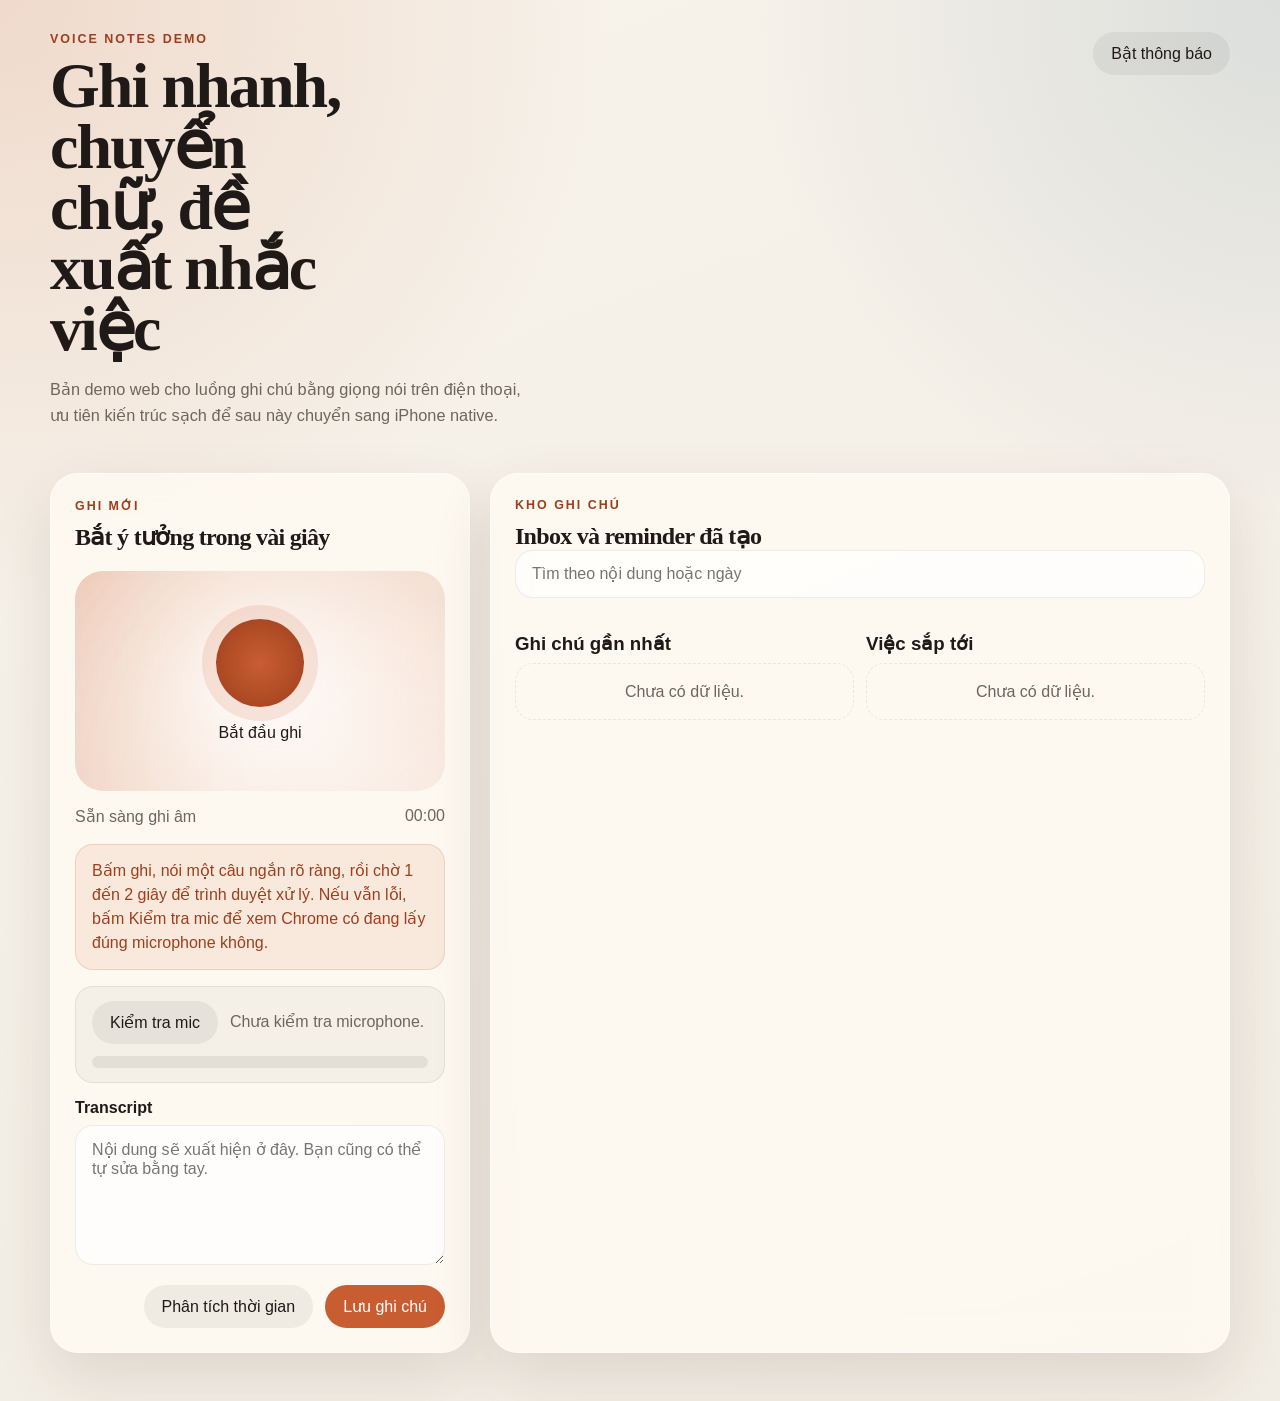
<file: index.html>
<!DOCTYPE html>
<html lang="vi">
<head>
  <meta charset="UTF-8">
  <meta name="viewport" content="width=device-width, initial-scale=1.0">
  <meta name="theme-color" content="#f2ede4">
  <title>Voice Reminder Notes</title>
  <link rel="stylesheet" href="./styles.css">
</head>
<body>
  <div class="app-shell">
    <header class="hero">
      <div>
        <p class="eyebrow">Voice Notes Demo</p>
        <h1>Ghi nhanh, chuyển chữ, đề xuất nhắc việc</h1>
        <p class="hero-copy">
          Bản demo web cho luồng ghi chú bằng giọng nói trên điện thoại, ưu tiên kiến trúc sạch để sau này chuyển sang iPhone native.
        </p>
      </div>
      <button id="notificationBtn" class="secondary-button">Bật thông báo</button>
    </header>

    <main class="grid">
      <section class="panel recorder-panel">
        <div class="section-heading">
          <p class="eyebrow">Ghi Mới</p>
          <h2>Bắt ý tưởng trong vài giây</h2>
        </div>

        <button id="recordBtn" class="record-button" aria-pressed="false">
          <span class="record-ring"></span>
          <span id="recordLabel">Bắt đầu ghi</span>
        </button>

        <div class="status-strip">
          <span id="recordingStatus">Sẵn sàng ghi âm</span>
          <span id="recordingTimer">00:00</span>
        </div>

        <div id="supportMessage" class="support-message is-hidden"></div>

        <div class="diagnostic-panel">
          <div class="diagnostic-row">
            <button id="testMicBtn" class="secondary-button" type="button">Kiểm tra mic</button>
            <span id="micStatus" class="mic-status">Chưa kiểm tra microphone.</span>
          </div>
          <div class="level-meter" aria-hidden="true">
            <div id="levelFill" class="level-fill"></div>
          </div>
        </div>

        <label class="field-label" for="transcriptInput">Transcript</label>
        <textarea id="transcriptInput" rows="5" placeholder="Nội dung sẽ xuất hiện ở đây. Bạn cũng có thể tự sửa bằng tay."></textarea>

        <div id="reminderSuggestion" class="suggestion-card is-hidden">
          <p class="eyebrow">Đề xuất nhắc việc</p>
          <h3 id="suggestionTitle">Chưa phát hiện</h3>
          <p id="suggestionDateText"></p>
        </div>

        <div class="action-row">
          <button id="analyzeBtn" class="secondary-button">Phân tích thời gian</button>
          <button id="saveBtn" class="primary-button">Lưu ghi chú</button>
        </div>
      </section>

      <section class="panel notes-panel">
        <div class="section-heading">
          <p class="eyebrow">Kho Ghi Chú</p>
          <h2>Inbox và reminder đã tạo</h2>
        </div>

        <div class="search-row">
          <input id="searchInput" type="search" placeholder="Tìm theo nội dung hoặc ngày">
        </div>

        <div class="list-columns">
          <div>
            <h3 class="list-title">Ghi chú gần nhất</h3>
            <div id="notesList" class="stack-list"></div>
          </div>
          <div>
            <h3 class="list-title">Việc sắp tới</h3>
            <div id="remindersList" class="stack-list"></div>
          </div>
        </div>
      </section>
    </main>
  </div>

  <template id="emptyStateTemplate">
    <div class="empty-state">Chưa có dữ liệu.</div>
  </template>

  <script type="module" src="./src/app.js"></script>
</body>
</html>
</file>
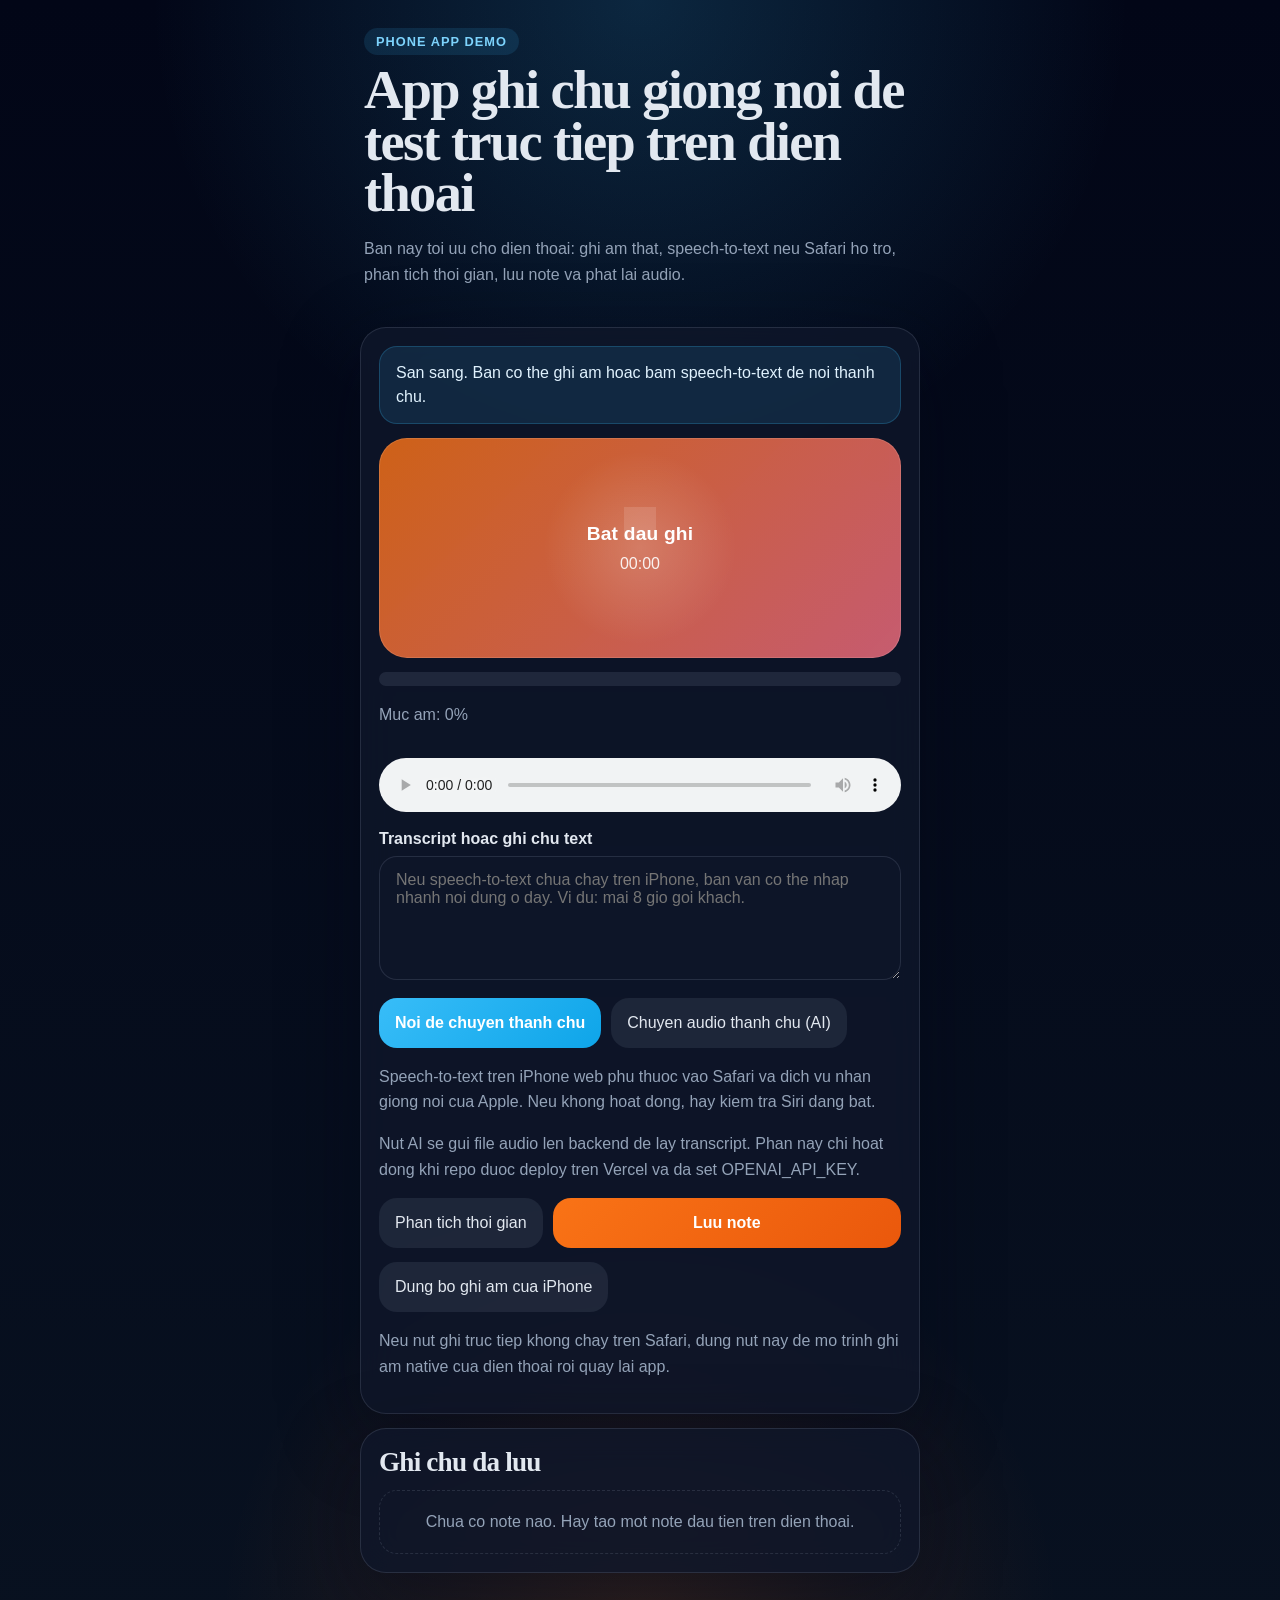
<file: phone-app.html>
<!DOCTYPE html>
<html lang="vi">
<head>
  <meta charset="UTF-8">
  <meta name="viewport" content="width=device-width, initial-scale=1.0, viewport-fit=cover">
  <meta name="theme-color" content="#0f172a">
  <title>Voice Reminder App Demo</title>
  <style>
    :root {
      --bg: #081120;
      --panel: rgba(15, 23, 42, 0.82);
      --panel-strong: #111c33;
      --line: rgba(148, 163, 184, 0.18);
      --text: #e2e8f0;
      --muted: #94a3b8;
      --accent: #f97316;
      --accent-2: #38bdf8;
      --danger: #fb7185;
      --success: #22c55e;
      --shadow: 0 24px 80px rgba(2, 6, 23, 0.42);
      font-family: "Segoe UI", Tahoma, Geneva, Verdana, sans-serif;
    }

    * {
      box-sizing: border-box;
    }

    body {
      margin: 0;
      min-height: 100vh;
      color: var(--text);
      background:
        radial-gradient(circle at top, rgba(56, 189, 248, 0.18), transparent 28%),
        radial-gradient(circle at bottom, rgba(249, 115, 22, 0.16), transparent 24%),
        linear-gradient(180deg, #020617 0%, var(--bg) 100%);
    }

    button,
    input,
    textarea {
      font: inherit;
    }

    .shell {
      width: min(560px, calc(100% - 20px));
      margin: 0 auto;
      padding: 20px 0 40px;
    }

    .hero {
      margin-bottom: 16px;
      padding: 8px 4px;
    }

    .chip {
      display: inline-flex;
      margin-bottom: 10px;
      padding: 6px 12px;
      border-radius: 999px;
      background: rgba(56, 189, 248, 0.12);
      color: #7dd3fc;
      font-size: 0.8rem;
      font-weight: 700;
      letter-spacing: 0.08em;
      text-transform: uppercase;
    }

    h1,
    h2,
    h3 {
      margin: 0;
      font-family: Georgia, "Times New Roman", serif;
      letter-spacing: -0.03em;
    }

    h1 {
      font-size: clamp(2.2rem, 8vw, 3.4rem);
      line-height: 0.95;
      margin-bottom: 10px;
    }

    .hero p,
    .helper,
    .meta,
    .empty {
      color: var(--muted);
      line-height: 1.6;
    }

    .panel {
      margin-bottom: 14px;
      padding: 18px;
      border-radius: 26px;
      background: var(--panel);
      border: 1px solid var(--line);
      box-shadow: var(--shadow);
      backdrop-filter: blur(18px);
    }

    .status,
    .warning,
    .suggestion {
      margin-bottom: 14px;
      padding: 14px 16px;
      border-radius: 18px;
      line-height: 1.5;
    }

    .status {
      background: rgba(56, 189, 248, 0.12);
      border: 1px solid rgba(56, 189, 248, 0.22);
      color: #e0f2fe;
    }

    .warning {
      background: rgba(251, 113, 133, 0.12);
      border: 1px solid rgba(251, 113, 133, 0.22);
      color: #fecdd3;
    }

    .suggestion {
      background: rgba(34, 197, 94, 0.12);
      border: 1px solid rgba(34, 197, 94, 0.22);
      color: #dcfce7;
    }

    .record-cta {
      width: 100%;
      min-height: 220px;
      border: 0;
      border-radius: 28px;
      background:
        radial-gradient(circle at center, rgba(255,255,255,0.18), transparent 34%),
        linear-gradient(135deg, rgba(249, 115, 22, 0.82), rgba(251, 113, 133, 0.78));
      color: #fff;
      box-shadow: inset 0 0 0 1px rgba(255,255,255,0.12);
      cursor: pointer;
    }

    .record-cta.is-recording {
      animation: pulse 1.4s infinite;
    }

    .record-dot {
      width: 92px;
      height: 92px;
      margin: 0 auto 16px;
      border-radius: 999px;
      background: rgba(255,255,255,0.92);
      box-shadow: 0 0 0 16px rgba(255,255,255,0.12);
    }

    .record-label {
      display: block;
      font-size: 1.2rem;
      font-weight: 700;
      letter-spacing: 0.01em;
    }

    .record-timer {
      display: block;
      margin-top: 10px;
      opacity: 0.9;
    }

    .meter {
      width: 100%;
      height: 14px;
      margin: 14px 0 8px;
      border-radius: 999px;
      overflow: hidden;
      background: rgba(148, 163, 184, 0.14);
    }

    .meter-fill {
      width: 0%;
      height: 100%;
      border-radius: inherit;
      background: linear-gradient(90deg, var(--accent-2), var(--success), var(--accent));
      transition: width 80ms linear;
    }

    .field {
      display: block;
      margin: 14px 0 8px;
      font-weight: 700;
    }

    textarea,
    input[type="text"] {
      width: 100%;
      border: 1px solid var(--line);
      border-radius: 18px;
      padding: 14px 16px;
      color: var(--text);
      background: rgba(15, 23, 42, 0.72);
    }

    textarea {
      min-height: 124px;
      resize: vertical;
    }

    .row {
      display: flex;
      gap: 10px;
      margin-top: 14px;
    }

    .btn {
      border: 0;
      border-radius: 18px;
      min-height: 50px;
      padding: 12px 16px;
      cursor: pointer;
    }

    .btn.primary {
      flex: 1;
      background: linear-gradient(135deg, var(--accent), #ea580c);
      color: #fff;
      font-weight: 700;
    }

    .btn.secondary {
      background: rgba(148, 163, 184, 0.12);
      color: var(--text);
    }

    .btn.accent {
      background: linear-gradient(135deg, var(--accent-2), #0ea5e9);
      color: #fff;
      font-weight: 700;
    }

    .btn:disabled {
      opacity: 0.45;
      cursor: not-allowed;
    }

    .audio {
      width: 100%;
      margin-top: 14px;
    }

    .section-title {
      margin-bottom: 12px;
      font-size: 1.7rem;
    }

    .cards {
      display: grid;
      gap: 12px;
    }

    .card {
      border-radius: 20px;
      padding: 16px;
      background: var(--panel-strong);
      border: 1px solid var(--line);
    }

    .card h3 {
      font-size: 1.15rem;
      margin-bottom: 8px;
    }

    .card p {
      margin: 0 0 10px;
      line-height: 1.6;
      color: var(--muted);
    }

    .card audio {
      width: 100%;
      margin-top: 10px;
    }

    .meta {
      display: flex;
      gap: 10px;
      flex-wrap: wrap;
      font-size: 0.92rem;
    }

    .pill {
      display: inline-flex;
      padding: 6px 10px;
      border-radius: 999px;
      background: rgba(56, 189, 248, 0.08);
      color: #bae6fd;
    }

    .empty {
      padding: 18px;
      border-radius: 18px;
      border: 1px dashed var(--line);
      text-align: center;
    }

    @keyframes pulse {
      0%, 100% { transform: scale(1); }
      50% { transform: scale(1.015); }
    }
  </style>
</head>
<body>
  <main class="shell">
    <section class="hero">
      <span class="chip">Phone App Demo</span>
      <h1>App ghi chu giong noi de test truc tiep tren dien thoai</h1>
      <p>
        Ban nay toi uu cho dien thoai: ghi am that, speech-to-text neu Safari ho tro, phan tich thoi gian, luu note va phat lai audio.
      </p>
    </section>

    <section class="panel">
      <div id="statusBox" class="status">Dang kiem tra kha nang ho tro cua trinh duyet.</div>
      <div id="warningBox" class="warning" hidden></div>

      <button id="recordBtn" class="record-cta" type="button">
        <span class="record-dot"></span>
        <span id="recordLabel" class="record-label">Bat dau ghi</span>
        <span id="recordTimer" class="record-timer">00:00</span>
      </button>

      <div class="meter" aria-hidden="true">
        <div id="meterFill" class="meter-fill"></div>
      </div>
      <p id="meterText" class="helper">Muc am: 0%</p>
      <audio id="draftAudio" class="audio" controls></audio>

      <label class="field" for="transcriptInput">Transcript hoac ghi chu text</label>
      <textarea id="transcriptInput" placeholder="Neu speech-to-text chua chay tren iPhone, ban van co the nhap nhanh noi dung o day. Vi du: mai 8 gio goi khach."></textarea>

      <div class="row">
        <button id="speechBtn" class="btn accent" type="button">Noi de chuyen thanh chu</button>
        <button id="transcribeBtn" class="btn secondary" type="button">Chuyen audio thanh chu (AI)</button>
      </div>
      <p class="helper">
        Speech-to-text tren iPhone web phu thuoc vao Safari va dich vu nhan giong noi cua Apple. Neu khong hoat dong, hay kiem tra Siri dang bat.
      </p>
      <p class="helper">
        Nut AI se gui file audio len backend de lay transcript. Phan nay chi hoat dong khi repo duoc deploy tren Vercel va da set OPENAI_API_KEY.
      </p>

      <div id="suggestionBox" class="suggestion" hidden></div>

      <div class="row">
        <button id="analyzeBtn" class="btn secondary" type="button">Phan tich thoi gian</button>
        <button id="saveBtn" class="btn primary" type="button">Luu note</button>
      </div>

      <input id="nativeAudioInput" type="file" accept="audio/*" capture hidden>
      <div class="row">
        <button id="nativeRecordBtn" class="btn secondary" type="button">Dung bo ghi am cua iPhone</button>
      </div>
      <p class="helper">
        Neu nut ghi truc tiep khong chay tren Safari, dung nut nay de mo trinh ghi am native cua dien thoai roi quay lai app.
      </p>
    </section>

    <section class="panel">
      <h2 class="section-title">Ghi chu da luu</h2>
      <div id="notesList" class="cards"></div>
    </section>
  </main>

  <script type="module" src="./src/phone-app.js"></script>
</body>
</html>
</file>
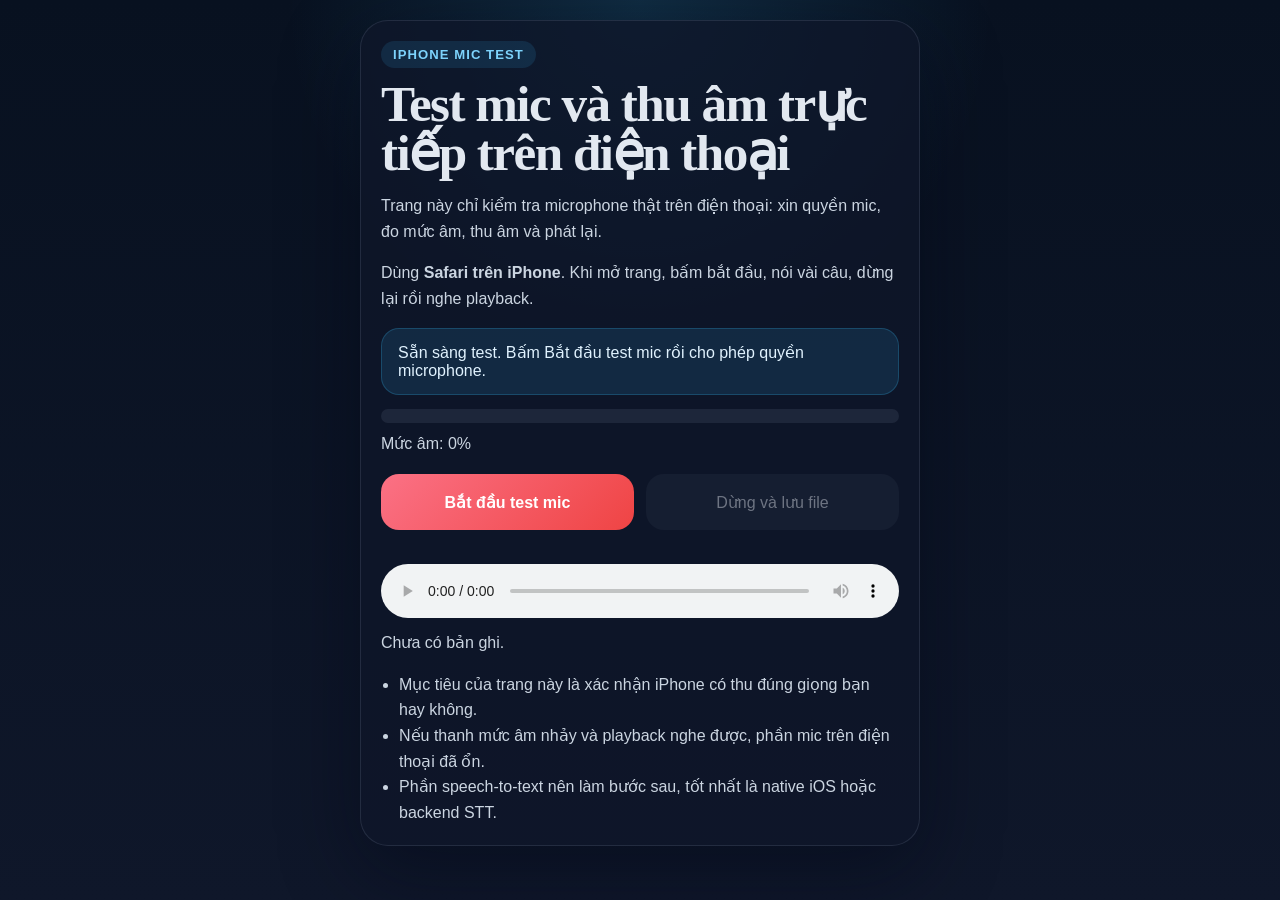
<file: phone-test.html>
<!DOCTYPE html>
<html lang="vi">
<head>
  <meta charset="UTF-8">
  <meta name="viewport" content="width=device-width, initial-scale=1.0, viewport-fit=cover">
  <meta name="theme-color" content="#0f172a">
  <title>Phone Mic Test</title>
  <link rel="stylesheet" href="./styles.css">
  <style>
    body {
      background:
        radial-gradient(circle at top, rgba(56, 189, 248, 0.16), transparent 32%),
        linear-gradient(180deg, #081120 0%, #0f172a 100%);
      color: #e2e8f0;
    }

    .phone-shell {
      width: min(560px, calc(100% - 24px));
      margin: 0 auto;
      padding: 20px 0 32px;
    }

    .phone-panel {
      background: rgba(15, 23, 42, 0.78);
      border: 1px solid rgba(148, 163, 184, 0.16);
      border-radius: 28px;
      padding: 20px;
      box-shadow: 0 24px 80px rgba(2, 6, 23, 0.45);
    }

    .phone-title {
      margin: 0 0 10px;
      font-family: Georgia, "Times New Roman", serif;
      font-size: clamp(2rem, 8vw, 3.2rem);
      line-height: 0.95;
      letter-spacing: -0.03em;
    }

    .phone-copy,
    .phone-help,
    .record-details,
    .recordings-list li {
      color: #cbd5e1;
      line-height: 1.6;
    }

    .phone-help,
    .record-details {
      margin: 0 0 16px;
    }

    .phone-chip {
      display: inline-flex;
      margin-bottom: 12px;
      padding: 6px 12px;
      border-radius: 999px;
      background: rgba(56, 189, 248, 0.12);
      color: #7dd3fc;
      font-size: 0.82rem;
      font-weight: 700;
      letter-spacing: 0.08em;
      text-transform: uppercase;
    }

    .phone-actions {
      display: grid;
      grid-template-columns: 1fr 1fr;
      gap: 12px;
      margin: 18px 0;
    }

    .phone-button {
      min-height: 56px;
      border: 0;
      border-radius: 18px;
      padding: 14px 16px;
      font: inherit;
      cursor: pointer;
    }

    .phone-button.primary {
      background: linear-gradient(135deg, #fb7185, #ef4444);
      color: #fff;
      font-weight: 700;
    }

    .phone-button.secondary {
      background: rgba(148, 163, 184, 0.14);
      color: #e2e8f0;
    }

    .phone-button:disabled {
      opacity: 0.45;
      cursor: not-allowed;
    }

    .phone-status,
    .phone-warning {
      margin-bottom: 14px;
      padding: 14px 16px;
      border-radius: 18px;
    }

    .phone-status {
      background: rgba(56, 189, 248, 0.12);
      color: #e0f2fe;
      border: 1px solid rgba(56, 189, 248, 0.22);
    }

    .phone-warning {
      background: rgba(251, 113, 133, 0.12);
      color: #fecdd3;
      border: 1px solid rgba(251, 113, 133, 0.22);
    }

    .phone-meter {
      width: 100%;
      height: 14px;
      margin: 12px 0 8px;
      border-radius: 999px;
      overflow: hidden;
      background: rgba(148, 163, 184, 0.12);
    }

    .phone-meter-fill {
      width: 0%;
      height: 100%;
      border-radius: inherit;
      background: linear-gradient(90deg, #38bdf8, #22c55e, #f97316);
      transition: width 80ms linear;
    }

    .audio-preview {
      width: 100%;
      margin: 16px 0 8px;
    }

    .recordings-list {
      margin: 14px 0 0;
      padding-left: 18px;
    }
  </style>
</head>
<body>
  <main class="phone-shell">
    <section class="phone-panel">
      <span class="phone-chip">iPhone Mic Test</span>
      <h1 class="phone-title">Test mic và thu âm trực tiếp trên điện thoại</h1>
      <p class="phone-copy">
        Trang này chỉ kiểm tra microphone thật trên điện thoại: xin quyền mic, đo mức âm, thu âm và phát lại.
      </p>
      <p class="phone-help">
        Dùng <strong>Safari trên iPhone</strong>. Khi mở trang, bấm bắt đầu, nói vài câu, dừng lại rồi nghe playback.
      </p>

      <div id="statusBox" class="phone-status">Đang kiểm tra khả năng hỗ trợ của trình duyệt.</div>
      <div id="warningBox" class="phone-warning" hidden></div>

      <div class="phone-meter" aria-hidden="true">
        <div id="meterFill" class="phone-meter-fill"></div>
      </div>
      <p id="meterText" class="record-details">Mức âm: 0%</p>

      <div class="phone-actions">
        <button id="startBtn" class="phone-button primary" type="button">Bắt đầu test mic</button>
        <button id="stopBtn" class="phone-button secondary" type="button" disabled>Dừng và lưu file</button>
      </div>

      <audio id="playback" class="audio-preview" controls></audio>
      <p id="recordDetails" class="record-details">Chưa có bản ghi.</p>

      <ul class="recordings-list">
        <li>Mục tiêu của trang này là xác nhận iPhone có thu đúng giọng bạn hay không.</li>
        <li>Nếu thanh mức âm nhảy và playback nghe được, phần mic trên điện thoại đã ổn.</li>
        <li>Phần speech-to-text nên làm bước sau, tốt nhất là native iOS hoặc backend STT.</li>
      </ul>
    </section>
  </main>

  <script type="module" src="./src/phone-test.js"></script>
</body>
</html>
</file>
<file: styles.css>
:root {
  --bg: #f2ede4;
  --surface: rgba(255, 250, 242, 0.82);
  --surface-strong: #fff9f0;
  --text: #1f1a17;
  --muted: #6f655c;
  --accent: #c95d32;
  --accent-strong: #9d3f1d;
  --line: rgba(31, 26, 23, 0.08);
  --success: #2f7d4e;
  --shadow: 0 24px 60px rgba(69, 45, 25, 0.12);
  font-family: "Segoe UI", Tahoma, Geneva, Verdana, sans-serif;
}

* {
  box-sizing: border-box;
}

body {
  margin: 0;
  min-height: 100vh;
  color: var(--text);
  background:
    radial-gradient(circle at top left, rgba(201, 93, 50, 0.16), transparent 32%),
    radial-gradient(circle at top right, rgba(62, 112, 146, 0.14), transparent 28%),
    linear-gradient(160deg, #f7f2ea 0%, var(--bg) 100%);
}

button,
input,
textarea {
  font: inherit;
}

.app-shell {
  width: min(1180px, calc(100% - 32px));
  margin: 0 auto;
  padding: 32px 0 48px;
}

.hero {
  display: flex;
  justify-content: space-between;
  align-items: flex-start;
  gap: 24px;
  margin-bottom: 28px;
}

.hero h1,
.section-heading h2 {
  margin: 0;
  font-family: Georgia, "Times New Roman", serif;
  letter-spacing: -0.03em;
}

.hero h1 {
  max-width: 10ch;
  font-size: clamp(2.5rem, 5vw, 4.6rem);
  line-height: 0.95;
}

.hero-copy {
  max-width: 54ch;
  color: var(--muted);
  font-size: 1.02rem;
  line-height: 1.6;
}

.eyebrow {
  margin: 0 0 10px;
  color: var(--accent-strong);
  font-size: 0.78rem;
  font-weight: 700;
  text-transform: uppercase;
  letter-spacing: 0.16em;
}

.grid {
  display: grid;
  grid-template-columns: minmax(320px, 420px) 1fr;
  gap: 20px;
}

.panel {
  background: var(--surface);
  backdrop-filter: blur(16px);
  border: 1px solid rgba(255, 255, 255, 0.55);
  border-radius: 28px;
  box-shadow: var(--shadow);
  padding: 24px;
}

.record-button {
  position: relative;
  width: 100%;
  min-height: 220px;
  margin: 20px 0 16px;
  border: 0;
  border-radius: 28px;
  background:
    radial-gradient(circle at center, rgba(255,255,255,0.88) 0%, rgba(255,255,255,0.26) 38%, rgba(201, 93, 50, 0.12) 100%),
    linear-gradient(135deg, rgba(201, 93, 50, 0.2), rgba(255, 255, 255, 0.52));
  color: var(--text);
  cursor: pointer;
}

.record-button.is-recording {
  animation: pulse 1.35s infinite;
}

.record-ring {
  display: block;
  width: 88px;
  height: 88px;
  margin: 0 auto 16px;
  border-radius: 999px;
  background: radial-gradient(circle, var(--accent) 0%, var(--accent-strong) 100%);
  box-shadow: 0 0 0 14px rgba(201, 93, 50, 0.14);
}

.status-strip,
.action-row,
.search-row,
.list-columns {
  display: flex;
  gap: 12px;
}

.status-strip,
.search-row {
  justify-content: space-between;
  align-items: center;
}

.status-strip {
  margin-bottom: 18px;
  color: var(--muted);
}

.field-label,
.list-title {
  display: block;
  margin-bottom: 8px;
  font-weight: 700;
}

textarea,
input[type="search"] {
  width: 100%;
  border: 1px solid var(--line);
  border-radius: 18px;
  background: rgba(255, 255, 255, 0.68);
  padding: 14px 16px;
  color: var(--text);
}

textarea {
  resize: vertical;
  min-height: 140px;
  margin-bottom: 16px;
}

.suggestion-card {
  margin-bottom: 16px;
  border-radius: 22px;
  background: linear-gradient(135deg, rgba(47, 125, 78, 0.12), rgba(255,255,255,0.7));
  border: 1px solid rgba(47, 125, 78, 0.18);
  padding: 16px;
}

.support-message {
  margin-bottom: 16px;
  border-radius: 18px;
  padding: 14px 16px;
  background: rgba(201, 93, 50, 0.1);
  border: 1px solid rgba(201, 93, 50, 0.18);
  color: var(--accent-strong);
  line-height: 1.5;
}

.diagnostic-panel {
  margin-bottom: 16px;
  border-radius: 18px;
  padding: 14px 16px;
  background: rgba(31, 26, 17, 0.04);
  border: 1px solid var(--line);
}

.diagnostic-row {
  display: flex;
  gap: 12px;
  align-items: center;
}

.level-meter {
  width: 100%;
  height: 12px;
  margin-top: 12px;
  border-radius: 999px;
  background: rgba(31, 26, 23, 0.08);
  overflow: hidden;
}

.level-fill {
  width: 0%;
  height: 100%;
  border-radius: inherit;
  background: linear-gradient(90deg, #2f7d4e, #c95d32);
  transition: width 120ms linear;
}

.mic-status {
  color: var(--muted);
  line-height: 1.4;
  flex: 1;
}

.suggestion-card h3,
.note-card h4 {
  margin: 0 0 6px;
}

.is-hidden {
  display: none;
}

.primary-button,
.secondary-button,
.chip-button {
  border: 0;
  border-radius: 999px;
  padding: 12px 18px;
  cursor: pointer;
}

button:disabled {
  cursor: not-allowed;
  opacity: 0.62;
}

.primary-button {
  background: var(--accent);
  color: #fff;
}

.secondary-button,
.chip-button {
  background: rgba(31, 26, 17, 0.06);
  color: var(--text);
}

.action-row {
  justify-content: flex-end;
}

.list-columns {
  align-items: flex-start;
  margin-top: 16px;
}

.list-columns > div {
  flex: 1;
  min-width: 0;
}

.stack-list {
  display: grid;
  gap: 12px;
}

.note-card {
  border-radius: 20px;
  padding: 16px;
  background: var(--surface-strong);
  border: 1px solid var(--line);
}

.note-card p {
  margin: 0 0 10px;
  color: var(--muted);
  line-height: 1.5;
}

.card-meta {
  display: flex;
  justify-content: space-between;
  gap: 10px;
  align-items: center;
  font-size: 0.92rem;
}

.empty-state {
  border: 1px dashed var(--line);
  border-radius: 18px;
  padding: 18px;
  color: var(--muted);
  text-align: center;
}

@keyframes pulse {
  0%,
  100% {
    transform: scale(1);
  }
  50% {
    transform: scale(1.015);
  }
}

@media (max-width: 900px) {
  .hero,
  .grid,
  .list-columns,
  .action-row {
    grid-template-columns: 1fr;
    flex-direction: column;
  }

  .hero h1 {
    max-width: none;
  }

  .action-row button,
  .hero > button {
    width: 100%;
  }
}
</file>
